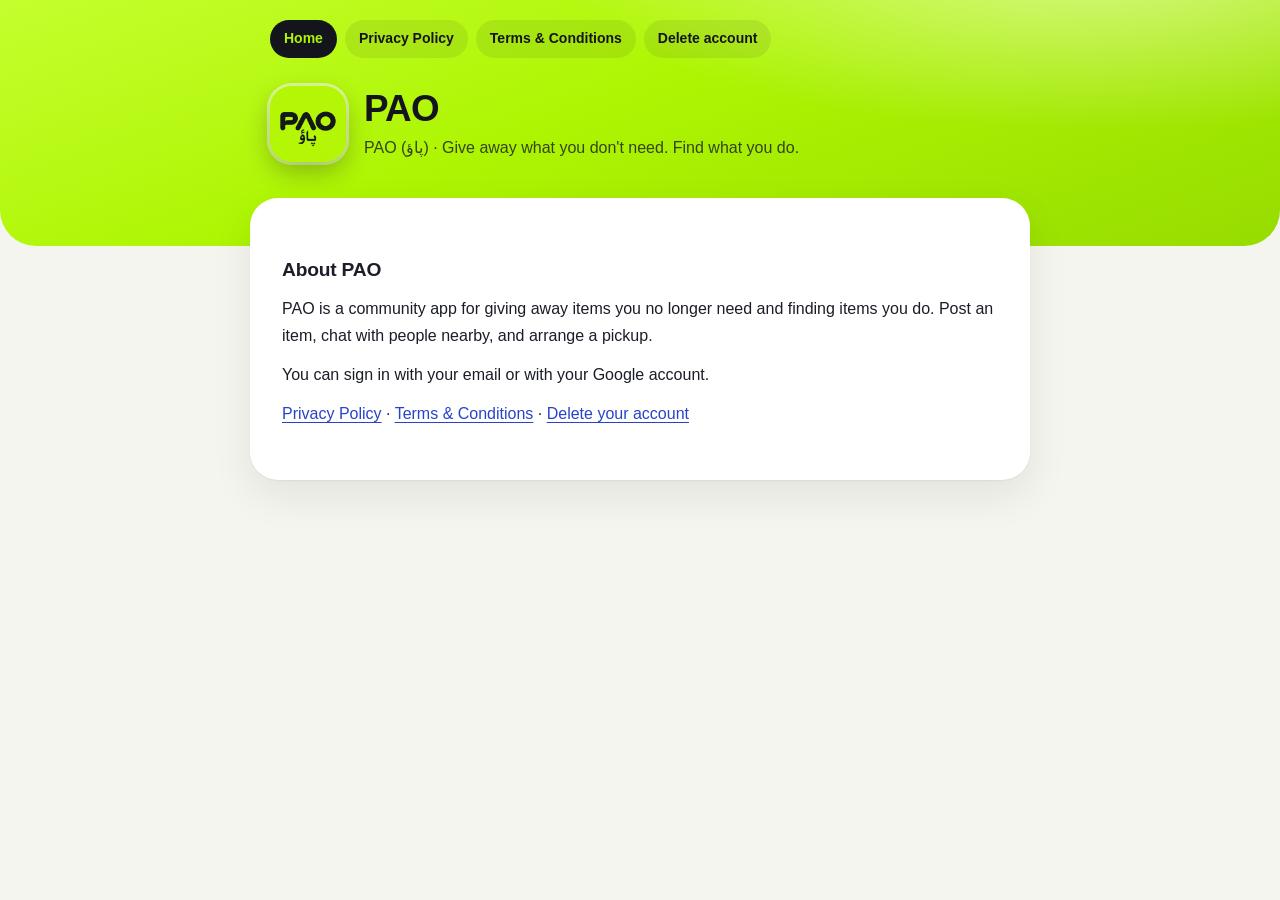
<file: docs/index.html>
<!DOCTYPE html>
<html lang="en">
<head>
<meta charset="utf-8">
<meta name="viewport" content="width=device-width, initial-scale=1">
<meta name="google-site-verification" content="vwm5C-jNnzs9qniTIBWqqU0jiQq8oY1DYahxxyHb9KI" />
<meta name="theme-color" content="#aef503">
<meta name="description" content="PAO (پاؤ): give away what you don't need. Find what you do.">
<title>PAO – Give away what you don't need</title>
<link rel="icon" href="logo.png">
<link rel="stylesheet" href="style.css">
</head>
<body>

<header class="hero">
  <div class="wrap">
    <nav class="tabs" aria-label="Pages">
      <a href="index.html" aria-current="page">Home</a>
      <a href="privacy_policy.html">Privacy Policy</a>
      <a href="terms.html">Terms &amp; Conditions</a>
      <a href="delete-account.html">Delete account</a>
    </nav>
    <div class="brand">
      <img class="logo" src="logo.png" alt="PAO logo" width="76" height="76">
      <div>
        <h1>PAO</h1>
        <p class="sub">PAO (پاؤ) &middot; Give away what you don't need. Find what you do.</p>
      </div>
    </div>
  </div>
</header>

<main class="wrap sheet">
  <section>
    <h2>About PAO</h2>
    <p>PAO is a community app for giving away items you no longer need and finding items you do. Post an item, chat with people nearby, and arrange a pickup.</p>
    <p>You can sign in with your email or with your Google account.</p>
    <p>
      <a href="privacy_policy.html">Privacy Policy</a> &middot;
      <a href="terms.html">Terms &amp; Conditions</a> &middot;
      <a href="delete-account.html">Delete your account</a>
    </p>
  </section>
</main>

</body>
</html>
</file>
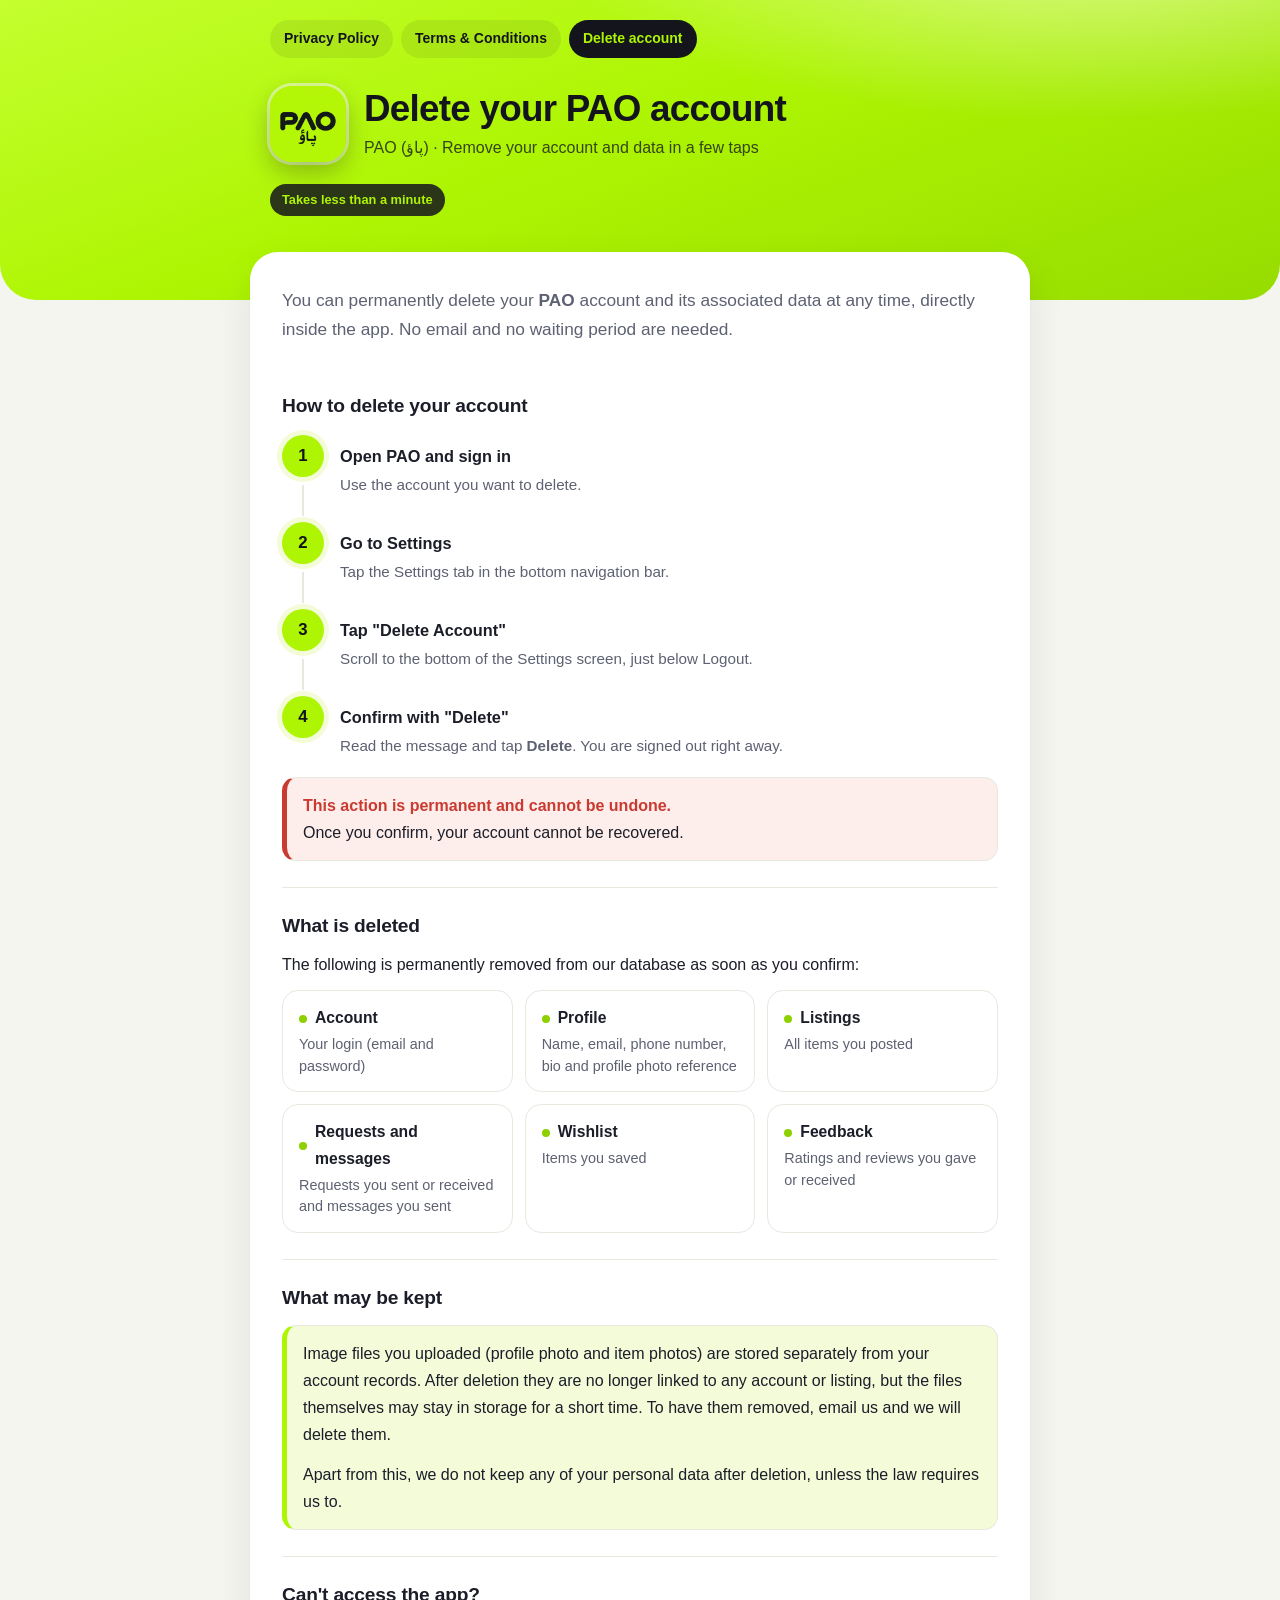
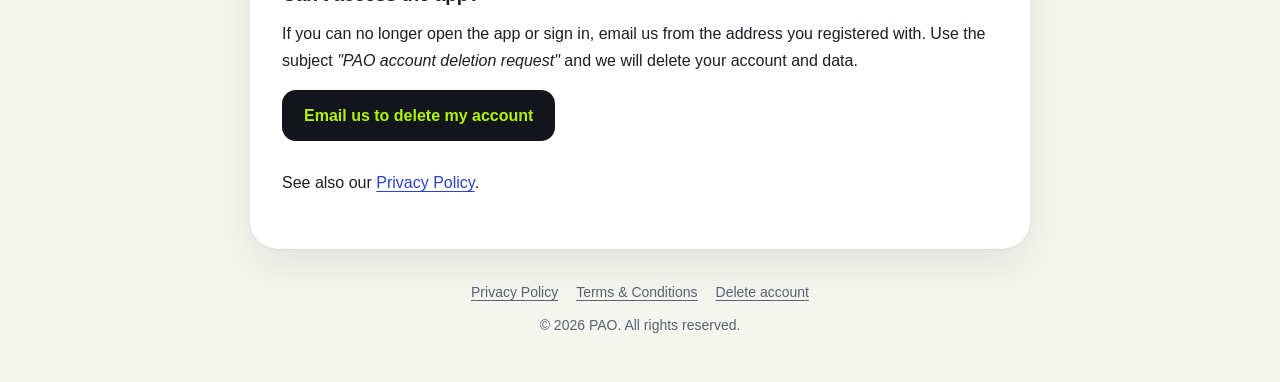
<file: docs/delete-account.html>
<!DOCTYPE html>
<html lang="en">
<head>
<meta charset="utf-8">
<meta name="viewport" content="width=device-width, initial-scale=1">
<meta name="theme-color" content="#aef503">
<meta name="description" content="How to permanently delete your PAO account and data.">
<title>PAO – Delete Your Account</title>
<link rel="icon" href="logo.png">
<link rel="stylesheet" href="style.css">
</head>
<body>

<header class="hero">
  <div class="wrap">
    <nav class="tabs" aria-label="Legal pages">
      <a href="privacy_policy.html">Privacy Policy</a>
      <a href="terms.html">Terms &amp; Conditions</a>
      <a href="delete-account.html" aria-current="page">Delete account</a>
    </nav>
    <div class="brand">
      <img class="logo" src="logo.png" alt="PAO logo" width="76" height="76">
      <div>
        <h1>Delete your PAO account</h1>
        <p class="sub">PAO (پاؤ) &middot; Remove your account and data in a few taps</p>
      </div>
    </div>
    <span class="badge">Takes less than a minute</span>
  </div>
</header>

<main class="wrap sheet">
  <p class="lead">
    You can permanently delete your <strong>PAO</strong> account and its associated data at any time, directly
    inside the app. No email and no waiting period are needed.
  </p>

  <section id="steps">
    <h2>How to delete your account</h2>
    <ol class="steps">
      <li><b>Open PAO and sign in</b><span>Use the account you want to delete.</span></li>
      <li><b>Go to Settings</b><span>Tap the Settings tab in the bottom navigation bar.</span></li>
      <li><b>Tap "Delete Account"</b><span>Scroll to the bottom of the Settings screen, just below Logout.</span></li>
      <li><b>Confirm with "Delete"</b><span>Read the message and tap <strong>Delete</strong>. You are signed out right away.</span></li>
    </ol>
    <div class="warn">
      <strong>This action is permanent and cannot be undone.</strong>
      <p>Once you confirm, your account cannot be recovered.</p>
    </div>
  </section>

  <section id="deleted">
    <h2>What is deleted</h2>
    <p>The following is permanently removed from our database as soon as you confirm:</p>
    <div class="grid">
      <div class="tile"><b>Account</b><span>Your login (email and password)</span></div>
      <div class="tile"><b>Profile</b><span>Name, email, phone number, bio and profile photo reference</span></div>
      <div class="tile"><b>Listings</b><span>All items you posted</span></div>
      <div class="tile"><b>Requests and messages</b><span>Requests you sent or received and messages you sent</span></div>
      <div class="tile"><b>Wishlist</b><span>Items you saved</span></div>
      <div class="tile"><b>Feedback</b><span>Ratings and reviews you gave or received</span></div>
    </div>
  </section>

  <section id="kept">
    <h2>What may be kept</h2>
    <div class="callout">
      <p>
        Image files you uploaded (profile photo and item photos) are stored separately from your account records.
        After deletion they are no longer linked to any account or listing, but the files themselves may stay in
        storage for a short time. To have them removed, email us and we will delete them.
      </p>
      <p>Apart from this, we do not keep any of your personal data after deletion, unless the law requires us to.</p>
    </div>
  </section>

  <section id="help">
    <h2>Can't access the app?</h2>
    <p>
      If you can no longer open the app or sign in, email us from the address you registered with. Use the subject
      <em>"PAO account deletion request"</em> and we will delete your account and data.
    </p>
    <a class="btn" href="mailto:shahabmustafa18@gmail.com?subject=PAO%20account%20deletion%20request">Email us to delete my account</a>
  </section>

  <p style="margin-top:28px">See also our <a href="privacy_policy.html">Privacy Policy</a>.</p>
</main>

<footer>
  <nav aria-label="Legal pages">
    <a href="privacy_policy.html">Privacy Policy</a>
    <a href="terms.html">Terms &amp; Conditions</a>
    <a href="delete-account.html">Delete account</a>
  </nav>
  <div>&copy; 2026 PAO. All rights reserved.</div>
</footer>

</body>
</html>
</file>
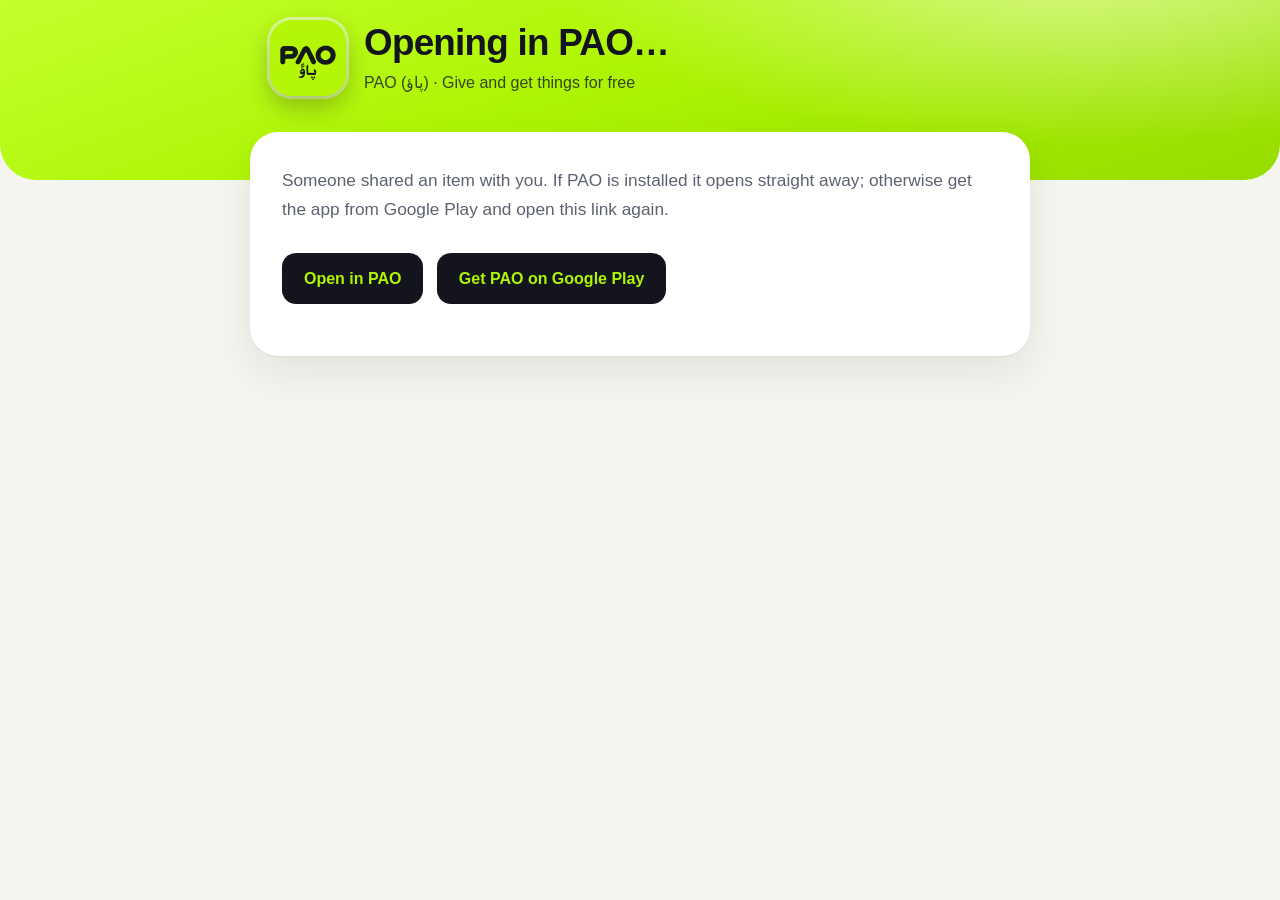
<file: docs/post.html>
<!DOCTYPE html>
<html lang="en">
<head>
<meta charset="utf-8">
<meta name="viewport" content="width=device-width, initial-scale=1">
<meta name="theme-color" content="#aef503">
<meta name="robots" content="noindex">
<meta name="description" content="Someone shared an item on PAO with you. Open it in the PAO app.">
<meta property="og:title" content="An item on PAO">
<meta property="og:description" content="Someone is giving this away for free on PAO. Tap to open it in the app.">
<meta property="og:image" content="https://shahabmustafa.github.io/PAO/logo.png">
<title>PAO – Shared item</title>
<link rel="icon" href="logo.png">
<link rel="stylesheet" href="style.css">
</head>
<body>

<header class="hero">
  <div class="wrap">
    <div class="brand">
      <img class="logo" src="logo.png" alt="PAO logo" width="76" height="76">
      <div>
        <h1>Opening in PAO…</h1>
        <p class="sub">PAO (پاؤ) &middot; Give and get things for free</p>
      </div>
    </div>
  </div>
</header>

<main class="wrap sheet">
  <p class="lead">
    Someone shared an item with you. If PAO is installed it opens straight away; otherwise get the app from
    Google Play and open this link again.
  </p>
  <p>
    <a class="btn" id="open" href="#">Open in PAO</a>
    &nbsp;
    <a class="btn" id="store" href="https://play.google.com/store/apps/details?id=com.pao.pao">Get PAO on Google Play</a>
  </p>
</main>

<script>
  // Hands the link to the installed app (lib/core/deep_links/post_links.dart)
  // as com.pao.pao://post?id=<id>. On Android, Chrome's intent: URL falls
  // back to the Play Store when the app isn't installed.
  (function () {
    var id = new URLSearchParams(location.search).get('id') || '';
    var store = 'https://play.google.com/store/apps/details?id=com.pao.pao';
    var appLink = 'com.pao.pao://post?id=' + encodeURIComponent(id);
    var isAndroid = /android/i.test(navigator.userAgent);
    var target = isAndroid
      ? 'intent://post?id=' + encodeURIComponent(id) +
        '#Intent;scheme=com.pao.pao;package=com.pao.pao;S.browser_fallback_url=' +
        encodeURIComponent(store) + ';end'
      : appLink;
    var open = document.getElementById('open');
    open.href = target;
    if (id && isAndroid) location.replace(target);
  })();
</script>
</body>
</html>
</file>
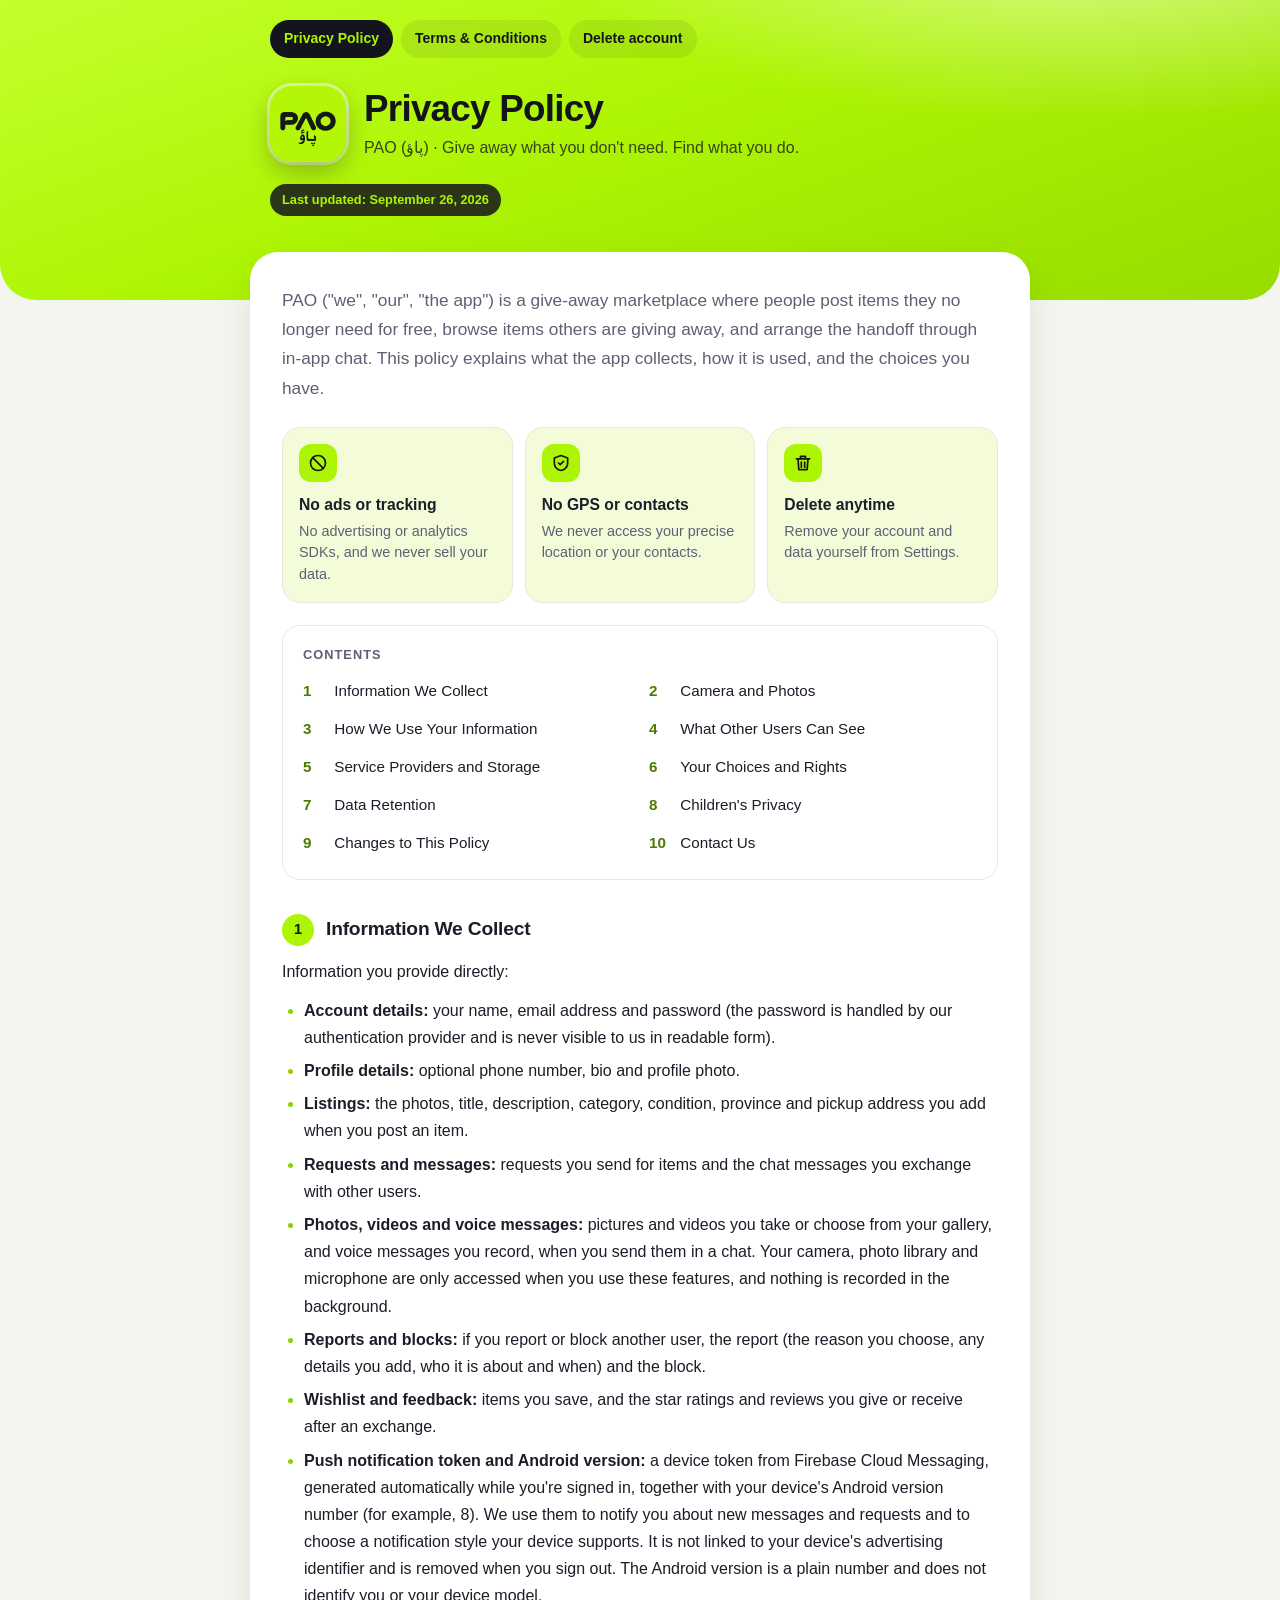
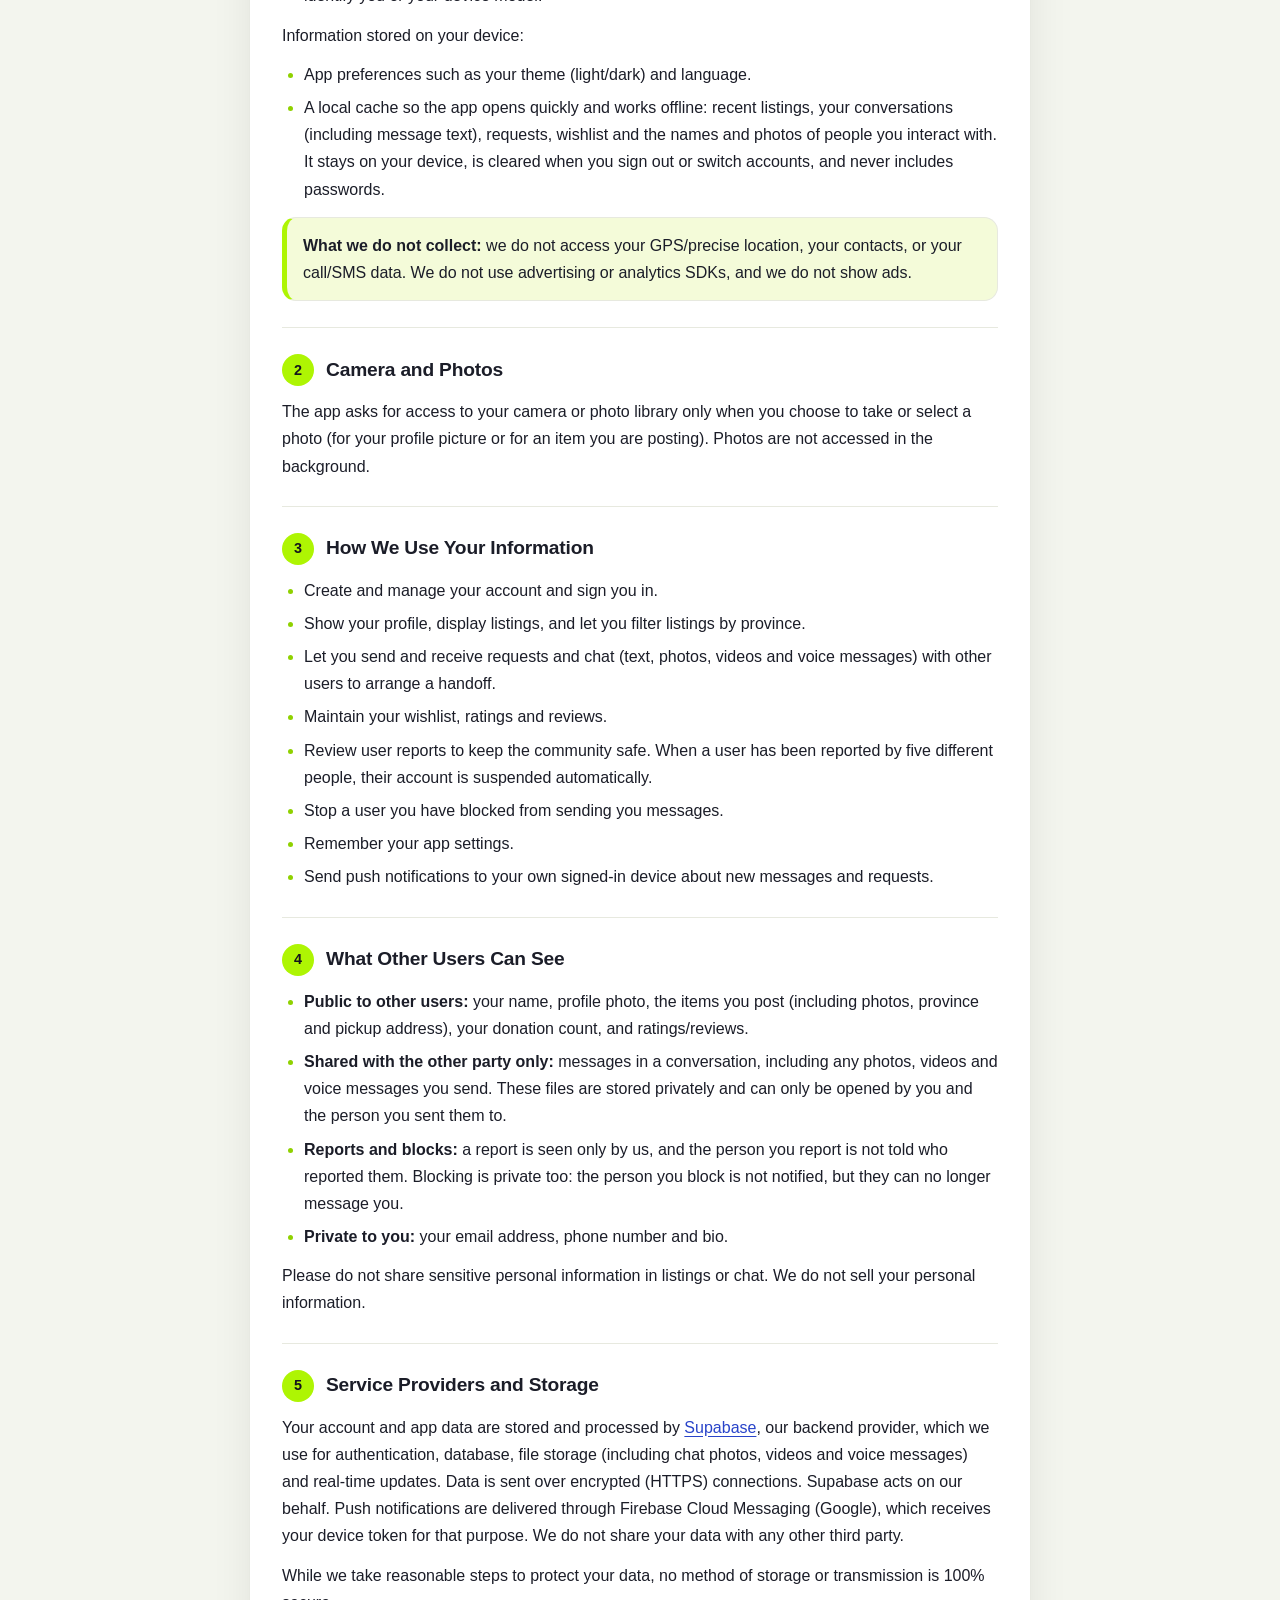
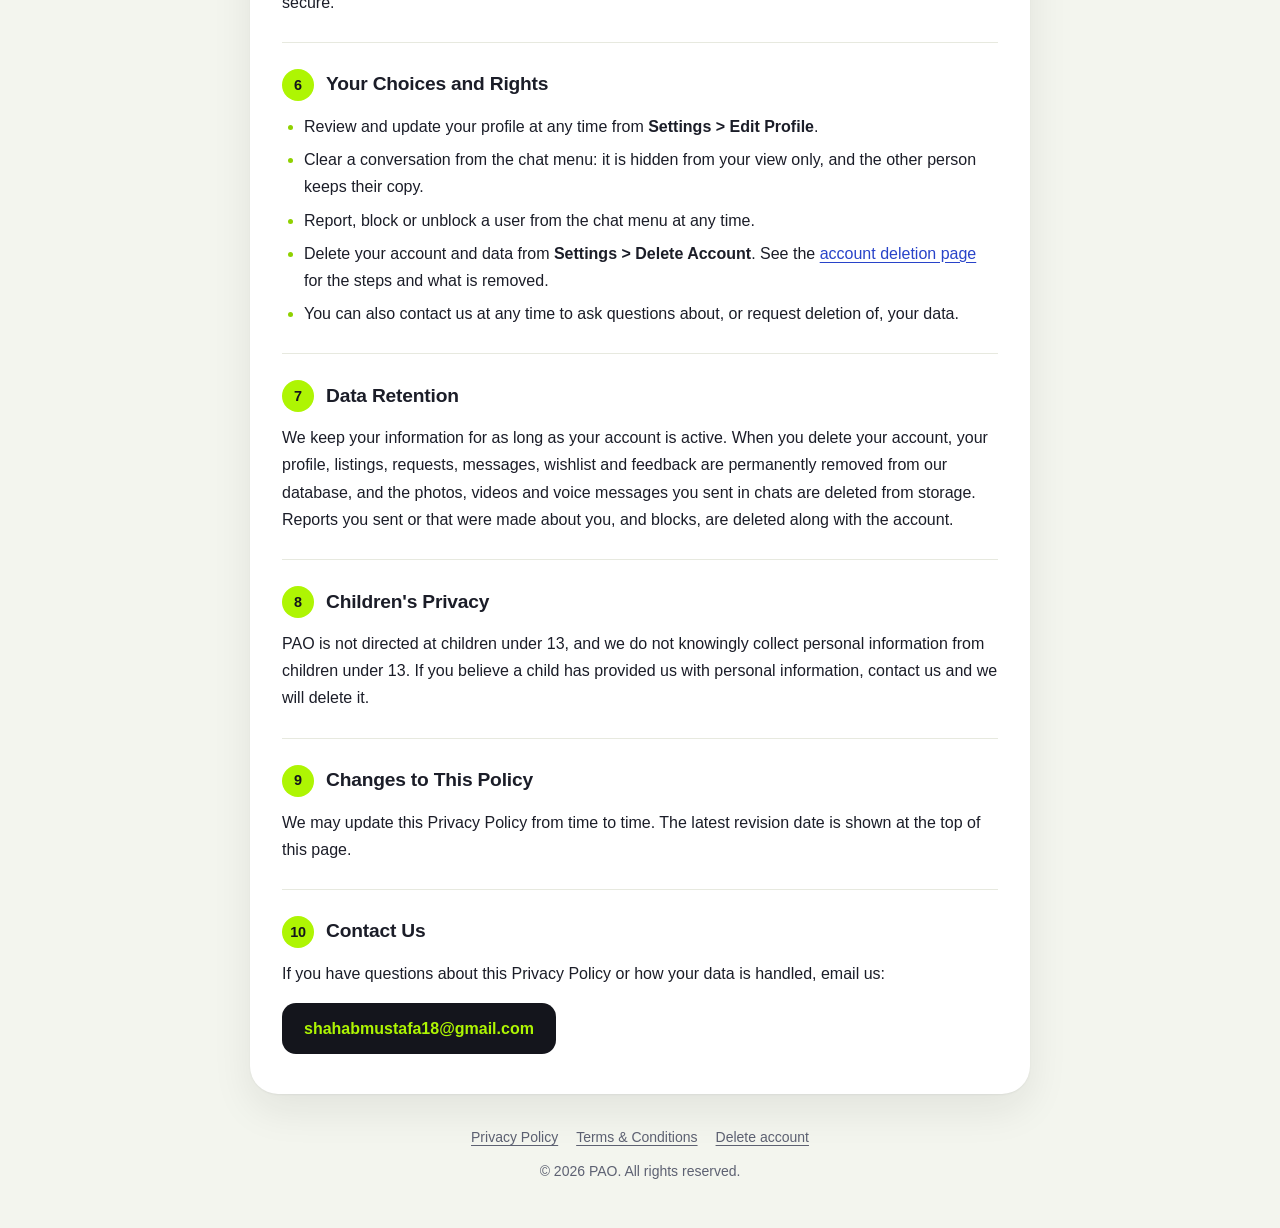
<file: docs/privacy_policy.html>
<!DOCTYPE html>
<html lang="en">
<head>
<meta charset="utf-8">
<meta name="viewport" content="width=device-width, initial-scale=1">
<meta name="theme-color" content="#aef503">
<meta name="description" content="How the PAO app collects, uses and protects your information.">
<title>PAO – Privacy Policy</title>
<link rel="icon" href="logo.png">
<link rel="stylesheet" href="style.css">
</head>
<body>

<header class="hero">
  <div class="wrap">
    <nav class="tabs" aria-label="Legal pages">
      <a href="privacy_policy.html" aria-current="page">Privacy Policy</a>
      <a href="terms.html">Terms &amp; Conditions</a>
      <a href="delete-account.html">Delete account</a>
    </nav>
    <div class="brand">
      <img class="logo" src="logo.png" alt="PAO logo" width="76" height="76">
      <div>
        <h1>Privacy Policy</h1>
        <p class="sub">PAO (پاؤ) &middot; Give away what you don't need. Find what you do.</p>
      </div>
    </div>
    <span class="badge">Last updated: September 26, 2026</span>
  </div>
</header>

<main class="wrap sheet">
  <p class="lead">
    PAO ("we", "our", "the app") is a give-away marketplace where people post items they no longer need
    for free, browse items others are giving away, and arrange the handoff through in-app chat.
    This policy explains what the app collects, how it is used, and the choices you have.
  </p>

  <div class="glance">
    <div class="tile">
      <div class="ic"><svg viewBox="0 0 24 24"><circle cx="12" cy="12" r="9"/><path d="M5.6 5.6l12.8 12.8"/></svg></div>
      <b>No ads or tracking</b>
      <span>No advertising or analytics SDKs, and we never sell your data.</span>
    </div>
    <div class="tile">
      <div class="ic"><svg viewBox="0 0 24 24"><path d="M12 3l8 3v6c0 5-3.5 8-8 9-4.5-1-8-4-8-9V6l8-3z"/><path d="M9 12l2 2 4-4"/></svg></div>
      <b>No GPS or contacts</b>
      <span>We never access your precise location or your contacts.</span>
    </div>
    <div class="tile">
      <div class="ic"><svg viewBox="0 0 24 24"><path d="M4 7h16M9 7V4h6v3M6 7l1 13h10l1-13M10 11v6M14 11v6"/></svg></div>
      <b>Delete anytime</b>
      <span>Remove your account and data yourself from Settings.</span>
    </div>
  </div>

  <nav class="toc" aria-label="Contents">
    <b>Contents</b>
    <div>
      <a href="#s1"><i>1</i>Information We Collect</a>
      <a href="#s2"><i>2</i>Camera and Photos</a>
      <a href="#s3"><i>3</i>How We Use Your Information</a>
      <a href="#s4"><i>4</i>What Other Users Can See</a>
      <a href="#s5"><i>5</i>Service Providers and Storage</a>
      <a href="#s6"><i>6</i>Your Choices and Rights</a>
      <a href="#s7"><i>7</i>Data Retention</a>
      <a href="#s8"><i>8</i>Children's Privacy</a>
      <a href="#s9"><i>9</i>Changes to This Policy</a>
      <a href="#s10"><i>10</i>Contact Us</a>
    </div>
  </nav>

  <section id="s1">
    <h2><span class="n">1</span>Information We Collect</h2>
    <p>Information you provide directly:</p>
    <ul>
      <li><strong>Account details:</strong> your name, email address and password (the password is handled by our authentication provider and is never visible to us in readable form).</li>
      <li><strong>Profile details:</strong> optional phone number, bio and profile photo.</li>
      <li><strong>Listings:</strong> the photos, title, description, category, condition, province and pickup address you add when you post an item.</li>
      <li><strong>Requests and messages:</strong> requests you send for items and the chat messages you exchange with other users.</li>
      <li><strong>Photos, videos and voice messages:</strong> pictures and videos you take or choose from your gallery, and voice messages you record, when you send them in a chat. Your camera, photo library and microphone are only accessed when you use these features, and nothing is recorded in the background.</li>
      <li><strong>Reports and blocks:</strong> if you report or block another user, the report (the reason you choose, any details you add, who it is about and when) and the block.</li>
      <li><strong>Wishlist and feedback:</strong> items you save, and the star ratings and reviews you give or receive after an exchange.</li>
      <li><strong>Push notification token and Android version:</strong> a device token from Firebase Cloud Messaging, generated automatically while you're signed in, together with your device's Android version number (for example, 8). We use them to notify you about new messages and requests and to choose a notification style your device supports. It is not linked to your device's advertising identifier and is removed when you sign out. The Android version is a plain number and does not identify you or your device model.</li>
    </ul>
    <p>Information stored on your device:</p>
    <ul>
      <li>App preferences such as your theme (light/dark) and language.</li>
      <li>A local cache so the app opens quickly and works offline: recent listings, your conversations (including message text), requests, wishlist and the names and photos of people you interact with. It stays on your device, is cleared when you sign out or switch accounts, and never includes passwords.</li>
    </ul>
    <div class="callout">
      <strong>What we do not collect:</strong> we do not access your GPS/precise location, your contacts,
      or your call/SMS data. We do not use advertising or analytics SDKs, and we do not show ads.
    </div>
  </section>

  <section id="s2">
    <h2><span class="n">2</span>Camera and Photos</h2>
    <p>
      The app asks for access to your camera or photo library only when you choose to take or select a photo
      (for your profile picture or for an item you are posting). Photos are not accessed in the background.
    </p>
  </section>

  <section id="s3">
    <h2><span class="n">3</span>How We Use Your Information</h2>
    <ul>
      <li>Create and manage your account and sign you in.</li>
      <li>Show your profile, display listings, and let you filter listings by province.</li>
      <li>Let you send and receive requests and chat (text, photos, videos and voice messages) with other users to arrange a handoff.</li>
      <li>Maintain your wishlist, ratings and reviews.</li>
      <li>Review user reports to keep the community safe. When a user has been reported by five different people, their account is suspended automatically.</li>
      <li>Stop a user you have blocked from sending you messages.</li>
      <li>Remember your app settings.</li>
      <li>Send push notifications to your own signed-in device about new messages and requests.</li>
    </ul>
  </section>

  <section id="s4">
    <h2><span class="n">4</span>What Other Users Can See</h2>
    <ul>
      <li><strong>Public to other users:</strong> your name, profile photo, the items you post (including photos, province and pickup address), your donation count, and ratings/reviews.</li>
      <li><strong>Shared with the other party only:</strong> messages in a conversation, including any photos, videos and voice messages you send. These files are stored privately and can only be opened by you and the person you sent them to.</li>
      <li><strong>Reports and blocks:</strong> a report is seen only by us, and the person you report is not told who reported them. Blocking is private too: the person you block is not notified, but they can no longer message you.</li>
      <li><strong>Private to you:</strong> your email address, phone number and bio.</li>
    </ul>
    <p>Please do not share sensitive personal information in listings or chat. We do not sell your personal information.</p>
  </section>

  <section id="s5">
    <h2><span class="n">5</span>Service Providers and Storage</h2>
    <p>
      Your account and app data are stored and processed by <a href="https://supabase.com" rel="noopener">Supabase</a>,
      our backend provider, which we use for authentication, database, file storage (including chat photos, videos and voice messages) and real-time updates.
      Data is sent over encrypted (HTTPS) connections. Supabase acts on our behalf. Push notifications are delivered through Firebase Cloud Messaging (Google), which
      receives your device token for that purpose. We do not share your data with any other third party.
    </p>
    <p>While we take reasonable steps to protect your data, no method of storage or transmission is 100% secure.</p>
  </section>

  <section id="s6">
    <h2><span class="n">6</span>Your Choices and Rights</h2>
    <ul>
      <li>Review and update your profile at any time from <strong>Settings &gt; Edit Profile</strong>.</li>
      <li>Clear a conversation from the chat menu: it is hidden from your view only, and the other person keeps their copy.</li>
      <li>Report, block or unblock a user from the chat menu at any time.</li>
      <li>Delete your account and data from <strong>Settings &gt; Delete Account</strong>. See the
        <a href="delete-account.html">account deletion page</a> for the steps and what is removed.</li>
      <li>You can also contact us at any time to ask questions about, or request deletion of, your data.</li>
    </ul>
  </section>

  <section id="s7">
    <h2><span class="n">7</span>Data Retention</h2>
    <p>
      We keep your information for as long as your account is active. When you delete your account, your profile,
      listings, requests, messages, wishlist and feedback are permanently removed from our database, and the photos, videos and voice messages you sent in chats are deleted from storage. Reports you sent or that were made about you, and blocks, are deleted along with the account.
    </p>
  </section>

  <section id="s8">
    <h2><span class="n">8</span>Children's Privacy</h2>
    <p>
      PAO is not directed at children under 13, and we do not knowingly collect personal information from
      children under 13. If you believe a child has provided us with personal information, contact us and we
      will delete it.
    </p>
  </section>

  <section id="s9">
    <h2><span class="n">9</span>Changes to This Policy</h2>
    <p>We may update this Privacy Policy from time to time. The latest revision date is shown at the top of this page.</p>
  </section>

  <section id="s10">
    <h2><span class="n">10</span>Contact Us</h2>
    <p>If you have questions about this Privacy Policy or how your data is handled, email us:</p>
    <a class="btn" href="mailto:shahabmustafa18@gmail.com">shahabmustafa18@gmail.com</a>
  </section>
</main>

<footer>
  <nav aria-label="Legal pages">
    <a href="privacy_policy.html">Privacy Policy</a>
    <a href="terms.html">Terms &amp; Conditions</a>
    <a href="delete-account.html">Delete account</a>
  </nav>
  <div>&copy; 2026 PAO. All rights reserved.</div>
</footer>

</body>
</html>
</file>
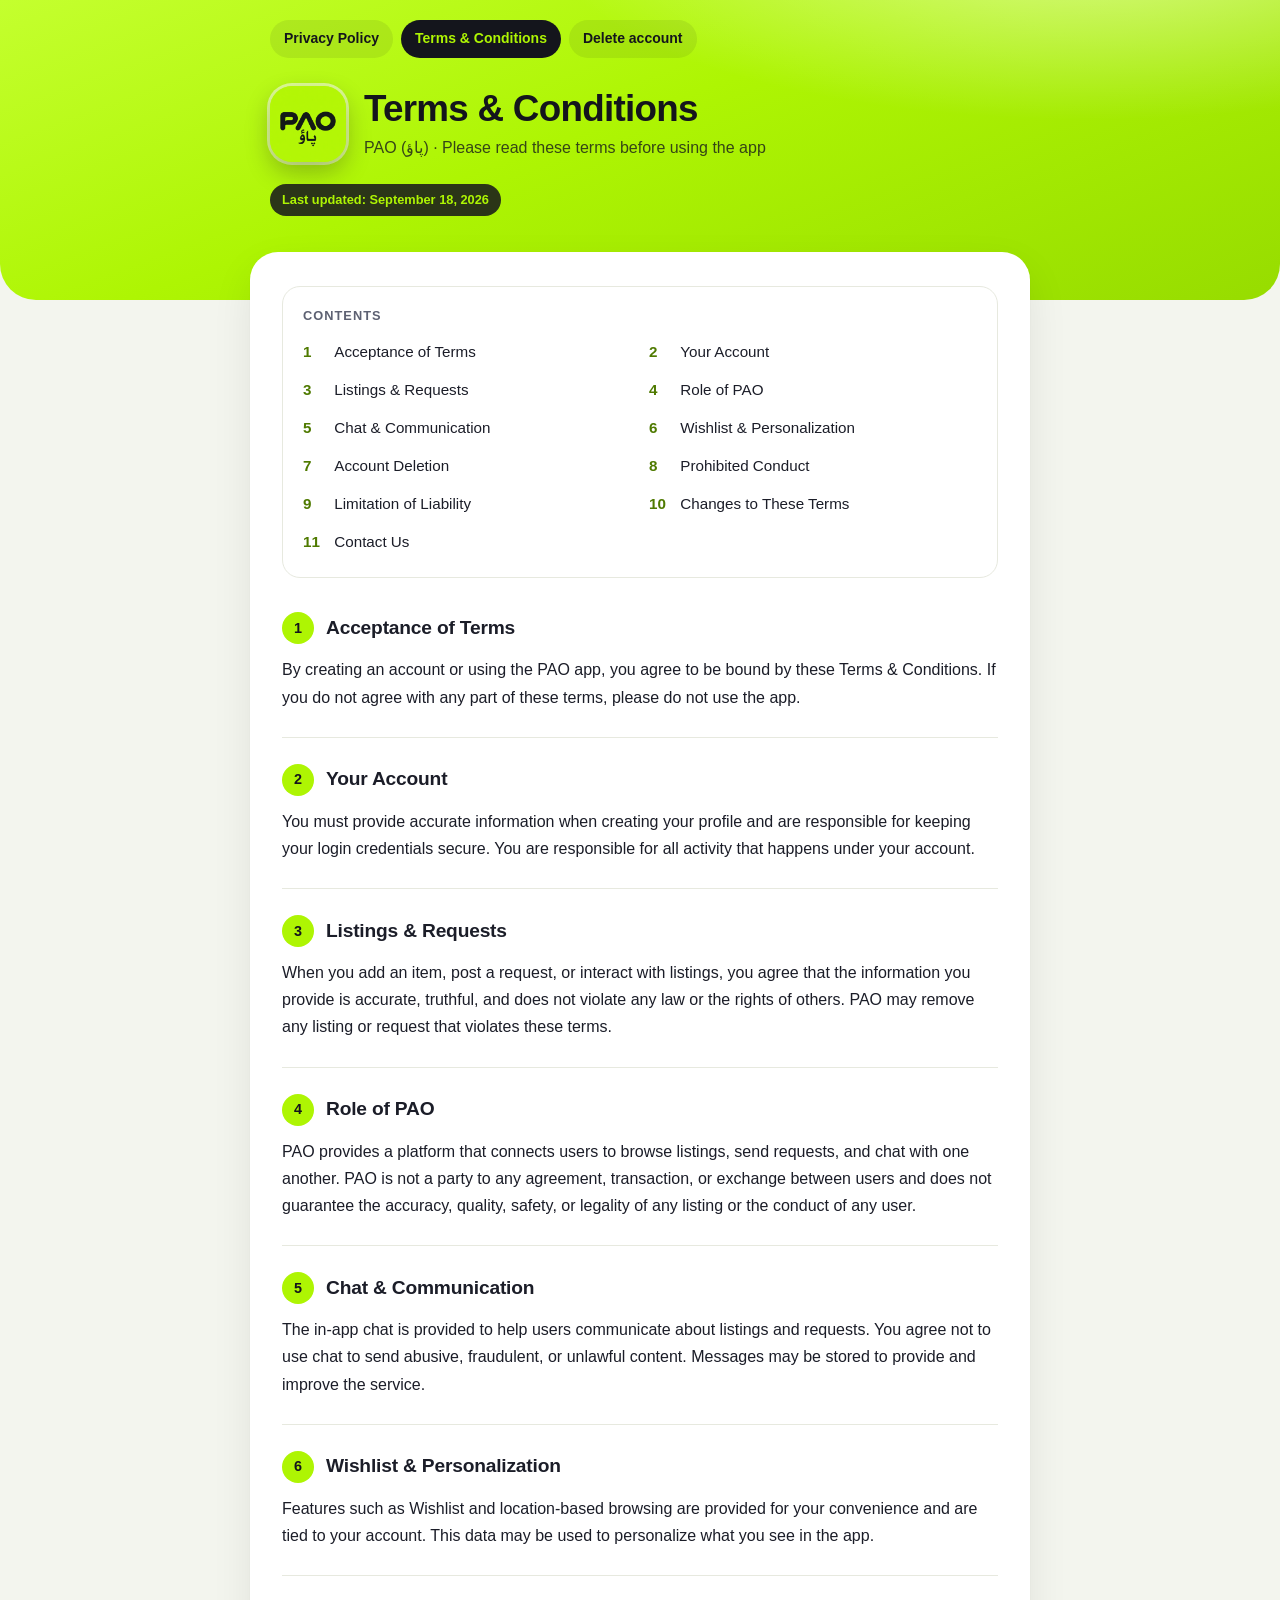
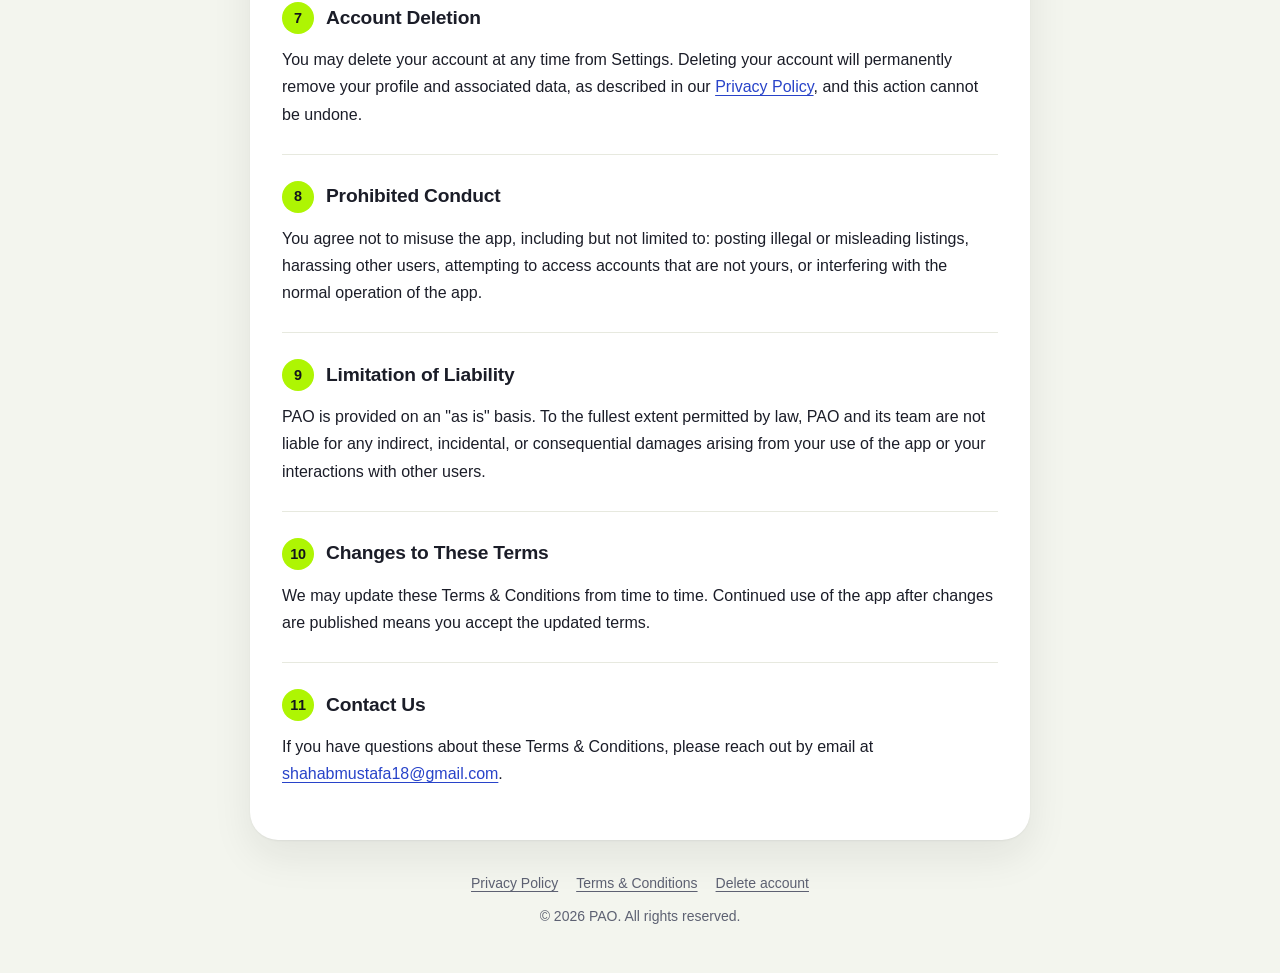
<file: docs/terms.html>
<!DOCTYPE html>
<html lang="en">
<head>
<meta charset="utf-8">
<meta name="viewport" content="width=device-width, initial-scale=1">
<meta name="theme-color" content="#aef503">
<meta name="description" content="The terms that apply when you use the PAO app.">
<title>PAO – Terms &amp; Conditions</title>
<link rel="icon" href="logo.png">
<link rel="stylesheet" href="style.css">
</head>
<body>

<header class="hero">
  <div class="wrap">
    <nav class="tabs" aria-label="Legal pages">
      <a href="privacy_policy.html">Privacy Policy</a>
      <a href="terms.html" aria-current="page">Terms &amp; Conditions</a>
      <a href="delete-account.html">Delete account</a>
    </nav>
    <div class="brand">
      <img class="logo" src="logo.png" alt="PAO logo" width="76" height="76">
      <div>
        <h1>Terms &amp; Conditions</h1>
        <p class="sub">PAO (پاؤ) &middot; Please read these terms before using the app</p>
      </div>
    </div>
    <span class="badge">Last updated: September 18, 2026</span>
  </div>
</header>

<main class="wrap sheet">
  <nav class="toc" style="margin-top:0" aria-label="Contents">
    <b>Contents</b>
    <div>
      <a href="#s1"><i>1</i>Acceptance of Terms</a>
      <a href="#s2"><i>2</i>Your Account</a>
      <a href="#s3"><i>3</i>Listings &amp; Requests</a>
      <a href="#s4"><i>4</i>Role of PAO</a>
      <a href="#s5"><i>5</i>Chat &amp; Communication</a>
      <a href="#s6"><i>6</i>Wishlist &amp; Personalization</a>
      <a href="#s7"><i>7</i>Account Deletion</a>
      <a href="#s8"><i>8</i>Prohibited Conduct</a>
      <a href="#s9"><i>9</i>Limitation of Liability</a>
      <a href="#s10"><i>10</i>Changes to These Terms</a>
      <a href="#s11"><i>11</i>Contact Us</a>
    </div>
  </nav>

  <section id="s1">
    <h2><span class="n">1</span>Acceptance of Terms</h2>
    <p>By creating an account or using the PAO app, you agree to be bound by these Terms &amp; Conditions. If you do not agree with any part of these terms, please do not use the app.</p>
  </section>

  <section id="s2">
    <h2><span class="n">2</span>Your Account</h2>
    <p>You must provide accurate information when creating your profile and are responsible for keeping your login credentials secure. You are responsible for all activity that happens under your account.</p>
  </section>

  <section id="s3">
    <h2><span class="n">3</span>Listings &amp; Requests</h2>
    <p>When you add an item, post a request, or interact with listings, you agree that the information you provide is accurate, truthful, and does not violate any law or the rights of others. PAO may remove any listing or request that violates these terms.</p>
  </section>

  <section id="s4">
    <h2><span class="n">4</span>Role of PAO</h2>
    <p>PAO provides a platform that connects users to browse listings, send requests, and chat with one another. PAO is not a party to any agreement, transaction, or exchange between users and does not guarantee the accuracy, quality, safety, or legality of any listing or the conduct of any user.</p>
  </section>

  <section id="s5">
    <h2><span class="n">5</span>Chat &amp; Communication</h2>
    <p>The in-app chat is provided to help users communicate about listings and requests. You agree not to use chat to send abusive, fraudulent, or unlawful content. Messages may be stored to provide and improve the service.</p>
  </section>

  <section id="s6">
    <h2><span class="n">6</span>Wishlist &amp; Personalization</h2>
    <p>Features such as Wishlist and location-based browsing are provided for your convenience and are tied to your account. This data may be used to personalize what you see in the app.</p>
  </section>

  <section id="s7">
    <h2><span class="n">7</span>Account Deletion</h2>
    <p>You may delete your account at any time from Settings. Deleting your account will permanently remove your profile and associated data, as described in our <a href="privacy_policy.html">Privacy Policy</a>, and this action cannot be undone.</p>
  </section>

  <section id="s8">
    <h2><span class="n">8</span>Prohibited Conduct</h2>
    <p>You agree not to misuse the app, including but not limited to: posting illegal or misleading listings, harassing other users, attempting to access accounts that are not yours, or interfering with the normal operation of the app.</p>
  </section>

  <section id="s9">
    <h2><span class="n">9</span>Limitation of Liability</h2>
    <p>PAO is provided on an "as is" basis. To the fullest extent permitted by law, PAO and its team are not liable for any indirect, incidental, or consequential damages arising from your use of the app or your interactions with other users.</p>
  </section>

  <section id="s10">
    <h2><span class="n">10</span>Changes to These Terms</h2>
    <p>We may update these Terms &amp; Conditions from time to time. Continued use of the app after changes are published means you accept the updated terms.</p>
  </section>

  <section id="s11">
    <h2><span class="n">11</span>Contact Us</h2>
    <p>If you have questions about these Terms &amp; Conditions, please reach out by email at <a href="mailto:shahabmustafa18@gmail.com">shahabmustafa18@gmail.com</a>.</p>
  </section>
</main>

<footer>
  <nav aria-label="Legal pages">
    <a href="privacy_policy.html">Privacy Policy</a>
    <a href="terms.html">Terms &amp; Conditions</a>
    <a href="delete-account.html">Delete account</a>
  </nav>
  <div>&copy; 2026 PAO. All rights reserved.</div>
</footer>

</body>
</html>
</file>
<file: docs/style.css>
/* Shared styles for the PAO legal pages (privacy, terms, delete account). */

:root {
  color-scheme: light dark;
  --lime: #aef503;
  --lime-deep: #8fd100;
  --ink: #14151c;

  --bg: #f3f5ee;
  --card: #ffffff;
  --text: #1b1d28;
  --muted: #5d6172;
  --line: #e7e9df;
  --tint: #f4fbd9;
  --num: #4f7a00;
  --link: #2843c9;
  --danger: #c93a31;
  --danger-bg: #fdeeec;
  --shadow: 0 1px 2px rgba(20, 21, 28, 0.05), 0 16px 40px rgba(20, 21, 28, 0.08);
}

@media (prefers-color-scheme: dark) {
  :root {
    --bg: #0e0f14;
    --card: #171922;
    --text: #f2f2f5;
    --muted: #a5a9b9;
    --line: #2a2d3a;
    --tint: #1d2410;
    --num: #aef503;
    --link: #a3b4ff;
    --danger: #ff8178;
    --danger-bg: #2a1614;
    --shadow: 0 1px 2px rgba(0, 0, 0, 0.4), 0 16px 40px rgba(0, 0, 0, 0.35);
  }
}

* { box-sizing: border-box; }
html { scroll-behavior: smooth; -webkit-text-size-adjust: 100%; }

body {
  margin: 0;
  background: var(--bg);
  color: var(--text);
  font: 16px/1.7 -apple-system, BlinkMacSystemFont, "Segoe UI", Roboto, "Helvetica Neue", Arial, sans-serif;
  -webkit-font-smoothing: antialiased;
}

a { color: var(--link); text-underline-offset: 3px; }
a:hover { text-decoration-thickness: 2px; }

.wrap { max-width: 780px; margin: 0 auto; padding: 0 20px; }

/* ---------- Hero ---------- */
.hero {
  position: relative;
  color: var(--ink);
  background:
    radial-gradient(900px 300px at 85% -20%, rgba(255, 255, 255, 0.55), transparent 60%),
    linear-gradient(160deg, #c4ff2e 0%, var(--lime) 45%, #97dc00 100%);
  padding: 20px 0 84px;
  border-radius: 0 0 36px 36px;
}

.tabs {
  display: flex;
  flex-wrap: wrap;
  gap: 8px;
  margin-bottom: 28px;
}
.tabs a {
  color: var(--ink);
  text-decoration: none;
  font-size: 0.875rem;
  font-weight: 600;
  padding: 7px 14px;
  border-radius: 999px;
  background: rgba(20, 21, 28, 0.08);
  transition: background 0.15s;
}
.tabs a:hover { background: rgba(20, 21, 28, 0.16); }
.tabs a[aria-current="page"] { background: var(--ink); color: var(--lime); }

.brand { display: flex; align-items: center; gap: 18px; }
.logo {
  flex: none;
  width: 76px;
  height: 76px;
  border-radius: 22px;
  display: block;
  box-shadow: 0 10px 24px rgba(20, 21, 28, 0.28), 0 0 0 3px rgba(255, 255, 255, 0.55);
}
.hero h1 {
  margin: 0;
  font-size: clamp(1.6rem, 5.4vw, 2.3rem);
  line-height: 1.15;
  letter-spacing: -0.02em;
}
.hero .sub { margin: 6px 0 0; font-size: 1rem; opacity: 0.78; line-height: 1.45; }
.badge {
  display: inline-block;
  margin-top: 22px;
  font-size: 0.8rem;
  font-weight: 600;
  padding: 5px 12px;
  border-radius: 999px;
  background: rgba(20, 21, 28, 0.85);
  color: var(--lime);
}

/* ---------- Content sheet ---------- */
.sheet {
  position: relative;
  margin: -48px auto 0;
  background: var(--card);
  border-radius: 28px;
  box-shadow: var(--shadow);
  padding: 34px 32px 40px;
}
.sheet > :first-child { margin-top: 0; }
.lead { font-size: 1.08rem; color: var(--muted); margin: 0 0 24px; }

section { scroll-margin-top: 20px; padding-top: 26px; margin-top: 26px; border-top: 1px solid var(--line); }
section:first-of-type { border-top: 0; margin-top: 8px; }

h2 {
  display: flex;
  align-items: center;
  gap: 12px;
  margin: 0 0 12px;
  font-size: 1.2rem;
  line-height: 1.3;
  letter-spacing: -0.01em;
}
.n {
  flex: none;
  width: 32px;
  height: 32px;
  border-radius: 50%;
  display: grid;
  place-items: center;
  background: var(--lime);
  color: var(--ink);
  font-size: 0.9rem;
  font-weight: 800;
}
p { margin: 0 0 12px; }
ul { margin: 8px 0 12px; padding-left: 22px; }
li { margin: 6px 0; }
li::marker { color: var(--lime-deep); }
strong { font-weight: 650; }

/* ---------- Highlights ---------- */
.glance {
  display: grid;
  grid-template-columns: repeat(auto-fit, minmax(190px, 1fr));
  gap: 12px;
  margin: 0 0 8px;
}
.glance .tile { background: var(--tint); border: 1px solid var(--line); border-radius: 18px; padding: 16px; }
.tile .ic {
  width: 38px;
  height: 38px;
  border-radius: 12px;
  background: var(--lime);
  color: var(--ink);
  display: grid;
  place-items: center;
  margin-bottom: 10px;
}
.ic svg { width: 20px; height: 20px; fill: none; stroke: currentColor; stroke-width: 2; stroke-linecap: round; stroke-linejoin: round; }
.tile b { display: block; font-size: 0.98rem; }
.tile span { display: block; font-size: 0.9rem; color: var(--muted); line-height: 1.5; margin-top: 2px; }

/* ---------- Table of contents ---------- */
.toc { margin: 22px 0 0; padding: 18px 20px; border: 1px solid var(--line); border-radius: 18px; }
.toc > b { display: block; font-size: 0.8rem; letter-spacing: 0.08em; text-transform: uppercase; color: var(--muted); margin-bottom: 8px; }
.toc div { display: grid; grid-template-columns: repeat(auto-fit, minmax(230px, 1fr)); gap: 2px 18px; }
.toc a { display: flex; gap: 10px; padding: 5px 0; text-decoration: none; color: var(--text); font-size: 0.95rem; }
.toc a:hover { color: var(--link); }
.toc a i { font-style: normal; font-weight: 700; color: var(--num); min-width: 1.4em; }

/* ---------- Callouts ---------- */
.callout {
  background: var(--tint);
  border: 1px solid var(--line);
  border-left: 5px solid var(--lime);
  border-radius: 14px;
  padding: 14px 16px;
  margin: 14px 0;
}
.callout > :last-child { margin-bottom: 0; }
.warn {
  background: var(--danger-bg);
  border: 1px solid var(--line);
  border-left: 5px solid var(--danger);
  border-radius: 14px;
  padding: 14px 16px;
  margin: 18px 0;
}
.warn strong { color: var(--danger); }
.warn > :last-child { margin-bottom: 0; }

/* ---------- Stepper (delete account) ---------- */
.steps { list-style: none; margin: 16px 0 0; padding: 0; counter-reset: step; }
.steps li { position: relative; margin: 0; padding: 0 0 24px 58px; counter-increment: step; }
.steps li::before {
  content: counter(step);
  position: absolute;
  left: 0;
  top: 0;
  width: 42px;
  height: 42px;
  border-radius: 50%;
  display: grid;
  place-items: center;
  background: var(--lime);
  color: var(--ink);
  font-weight: 800;
  font-size: 1.05rem;
  box-shadow: 0 0 0 5px var(--tint);
}
.steps li::after { content: ""; position: absolute; left: 20px; top: 50px; bottom: 6px; width: 2px; background: var(--line); }
.steps li:last-child { padding-bottom: 0; }
.steps li:last-child::after { display: none; }
.steps b { display: block; font-size: 1.02rem; padding-top: 8px; }
.steps span { color: var(--muted); font-size: 0.95rem; }

/* ---------- What gets deleted ---------- */
.grid { display: grid; grid-template-columns: repeat(auto-fit, minmax(210px, 1fr)); gap: 12px; margin-top: 8px; }
.grid .tile { background: transparent; border: 1px solid var(--line); border-radius: 16px; padding: 14px 16px; }
.grid .tile b { display: flex; align-items: center; gap: 8px; }
.grid .tile b::before { content: ""; width: 8px; height: 8px; border-radius: 50%; background: var(--lime-deep); flex: none; }

/* ---------- Buttons ---------- */
.btn {
  display: inline-block;
  margin-top: 4px;
  padding: 12px 22px;
  border-radius: 14px;
  background: var(--ink);
  color: var(--lime);
  font-weight: 700;
  text-decoration: none;
}
.btn:hover { filter: brightness(1.15); }
@media (prefers-color-scheme: dark) {
  .btn { background: var(--lime); color: var(--ink); }
}

/* ---------- Footer ---------- */
footer { text-align: center; color: var(--muted); font-size: 0.875rem; padding: 32px 20px 44px; }
footer nav { display: flex; flex-wrap: wrap; justify-content: center; gap: 6px 18px; margin-bottom: 10px; }
footer a { color: var(--muted); }
footer a:hover { color: var(--link); }

/* ---------- Small screens ---------- */
@media (max-width: 560px) {
  .wrap { padding: 0 14px; }
  .hero { padding: 16px 0 76px; border-radius: 0 0 28px 28px; }
  .hero .wrap { padding: 0 18px; }
  .brand { gap: 14px; }
  .logo { width: 62px; height: 62px; border-radius: 18px; }
  .sheet { padding: 24px 20px 30px; border-radius: 22px; margin-top: -44px; }
  h2 { font-size: 1.1rem; }
  .steps li { padding-left: 54px; }
}

@media print {
  .hero { background: none; color: #000; padding-bottom: 10px; }
  .tabs, .toc, footer nav { display: none; }
  .sheet { box-shadow: none; margin-top: 0; padding: 0; }
}
</file>
